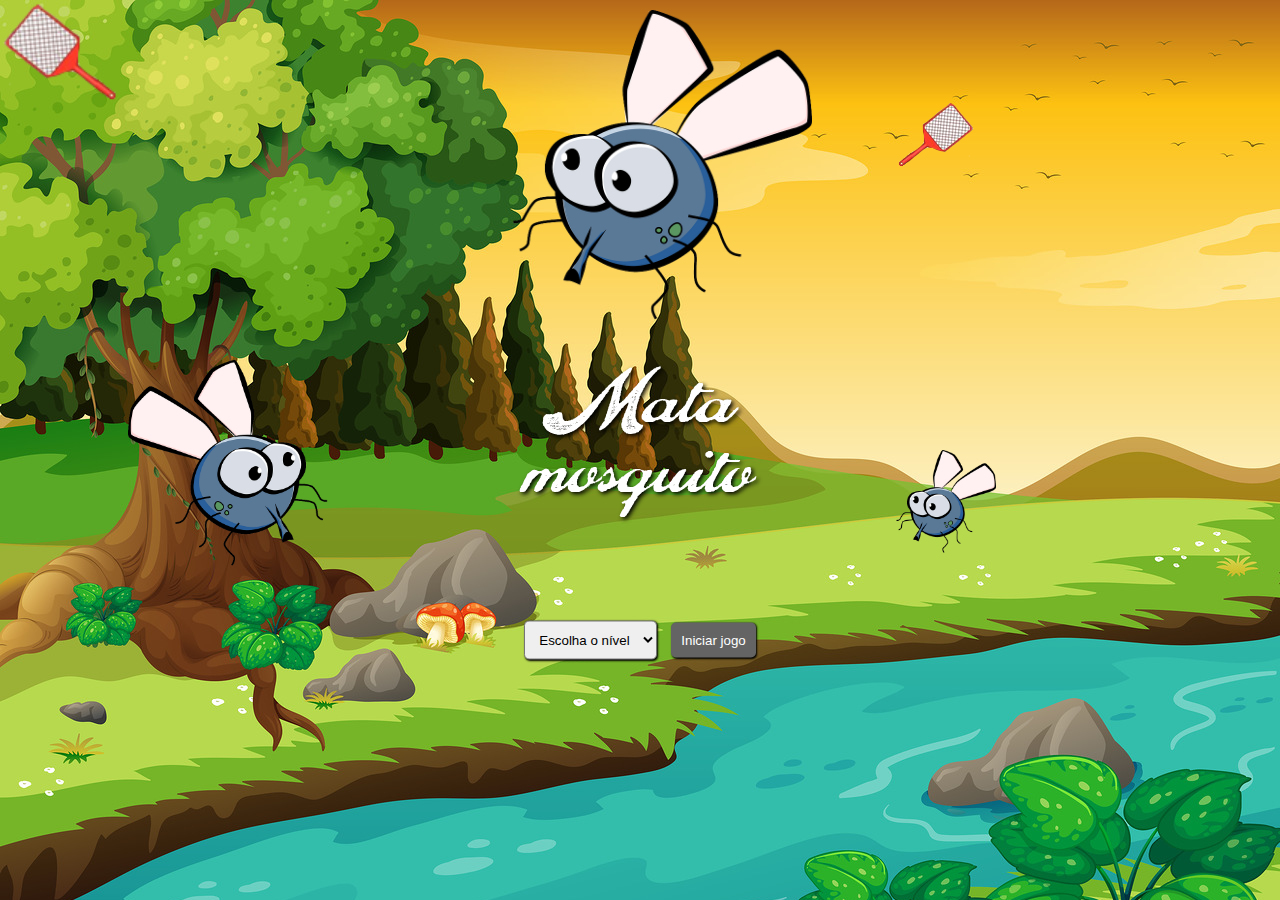
<file: index.html>
<!DOCTYPE html>
<html lang="pt-br">
<head>
    <meta charset="UTF-8">
    <meta name="viewport" content="width=device-width, initial-scale=1.0">
    <link rel="stylesheet" href="style.css">
    <title>Tela inicial</title>
</head>
<img id="cursor" src="imagens/mata_mosca.png">

<body onresize="ajustaTamanho()">
    <img class="mosca1" src="imagens/mosca.png" alt="">
    <img class="mosca2" src="imagens/mosca.png" alt="">
    <img class="mosca3" src="imagens/mosca.png" alt="">
    <img id="raquete" src="imagens/mata_mosca.png" alt="">
    <div id="titulo">
        <p>Mata <br> mosquito</p>
    </div>
    <div id="selecione">
        <select name="nivel" id="nivel" onchange="mudarCor()">
            <option value="0" selected>Escolha o nível</option>
            <option value="2000">Fácil</option>
            <option value="1500">Médio</option>
            <option value="1000">Davi brito</option>
        </select>
        <button onclick="redirecionar()" id="inicio">Iniciar jogo</button>
    </div>

    <script src="codigo.js"></script>

    
</body>
</html>
</file>
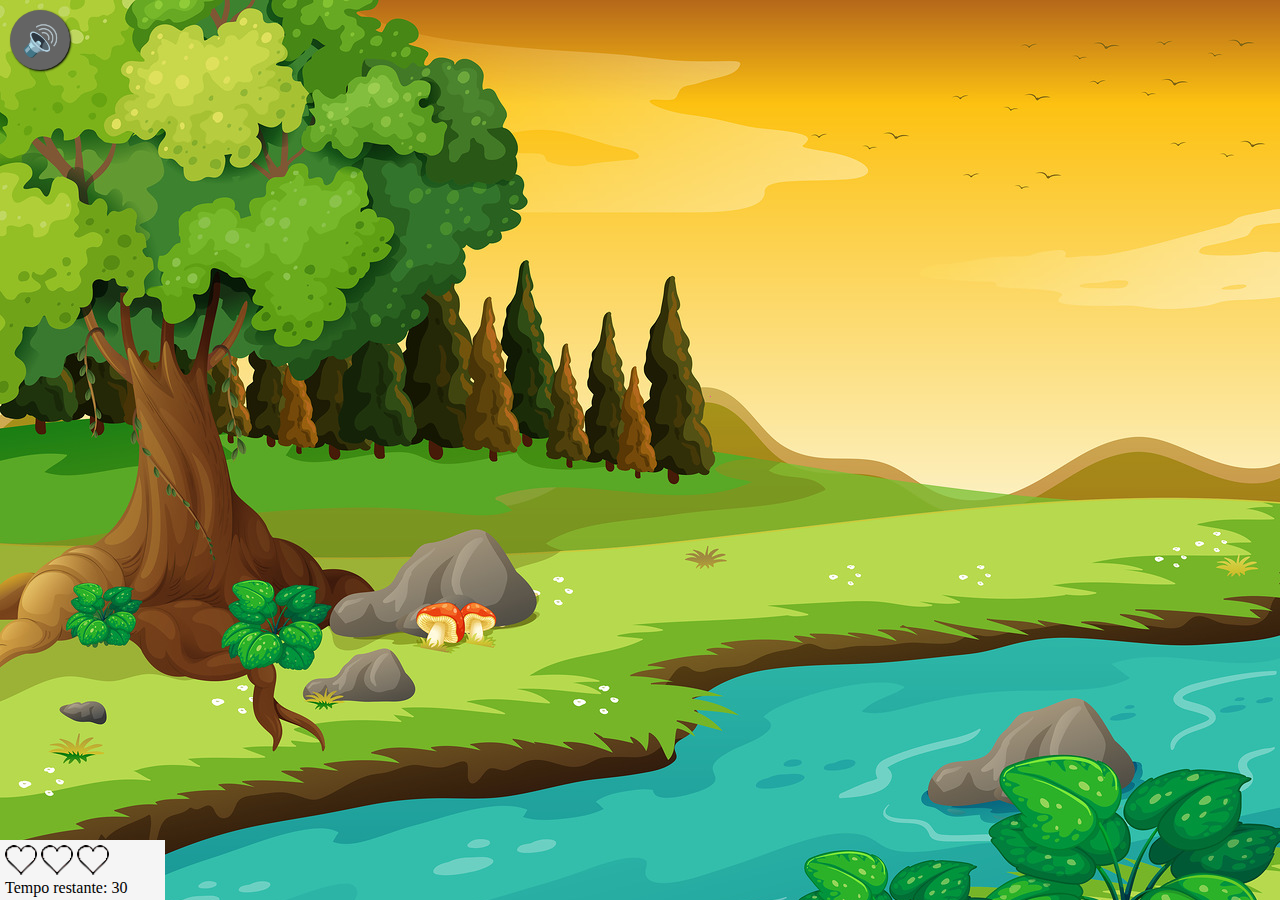
<file: jogo.html>
<!DOCTYPE html>
<html lang="pt-br">
<head>
    <meta charset="UTF-8">
    <meta name="viewport" content="width=device-width, initial-scale=1.0">
    <title>Jogo</title>
    <link rel="stylesheet" href="style.css">
    <script src="codigo.js"></script>
</head>
<body onresize="ajustaTamanho()" style="display: flex;">
    <audio id="audio" loop muted>
    <source src="Sons/você-está-no-canal-simpson-gamer-made-with-Voicemod.mp3" type="audio/mpeg">
    </audio>

    <button id="btnSom" style="font-size: 30px; cursor: pointer;">
        🔊
    </button>
    
    
       <div id="barra">
        <div class="vidas">
        <span id="vida1" class="cheio"></span>
        <span id="vida2" class="cheio"></span>
        <span id="vida3" class="cheio"></span>
        </div>
        <div class="cronometro">
            Tempo restante: <span id="cronometro"></span>
        </div>

        <p></p>
        
       </div>
    <script src="codigo.js"></script>
    
    <script>
        document.getElementById("cronometro").innerHTML = tempo

        setInterval(posicaoRandomica,select)
        posicaoRandomica()
        tocaAutomatico()
        tocaAudio()
        setInterval(cronometro,1000);

        

        
        
    </script>
</body>
</html>
</file>
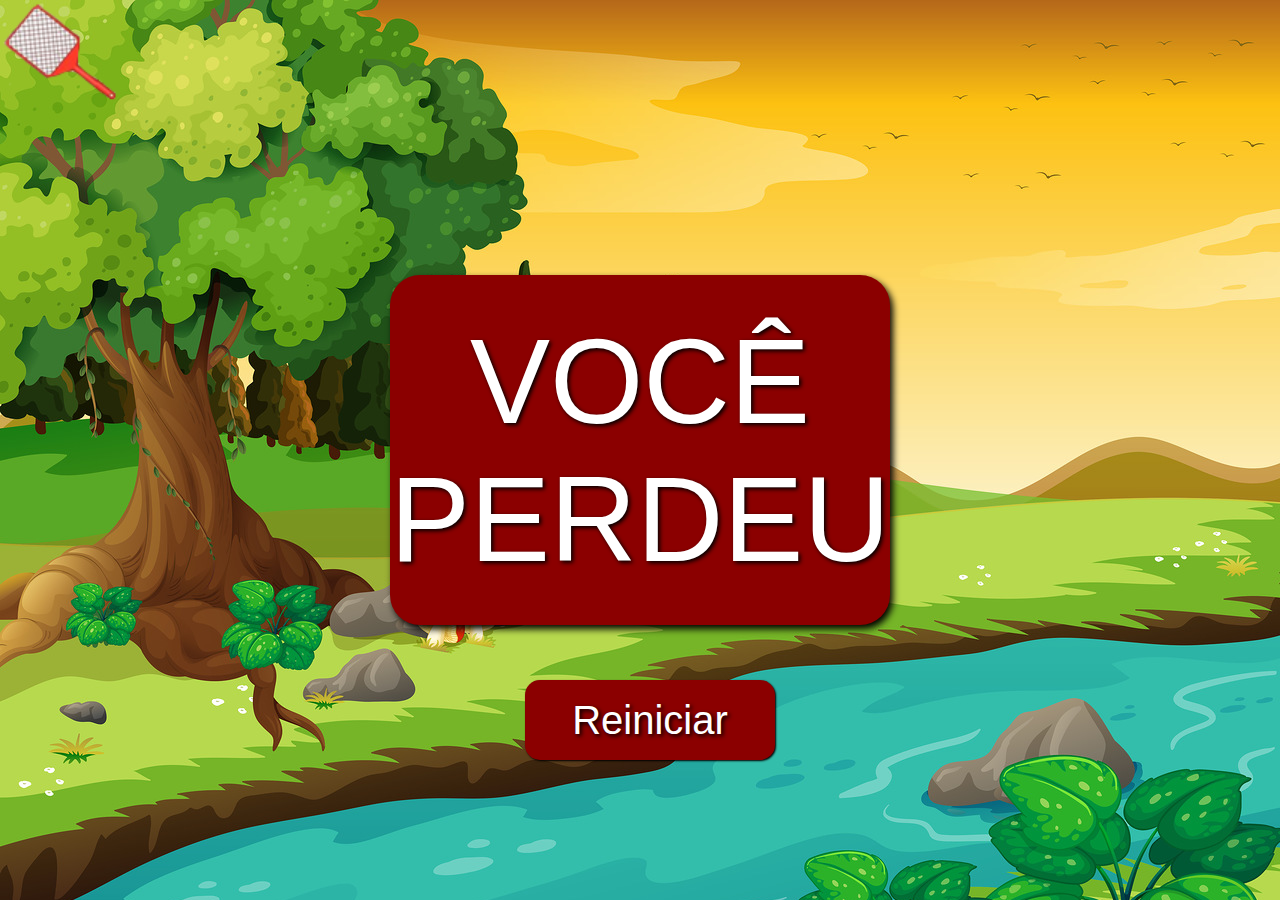
<file: perdeu.html>
<!DOCTYPE html>
<html lang="pt-br">
<head>
    <meta charset="UTF-8">
    <meta name="viewport" content="width=device-width, initial-scale=1.0">
    <title>Jogos</title>
    <link rel="stylesheet" href="style.css">
</head>
<body onresize="ajustaTamanho()">
    <img id="cursor" src="imagens/mata_mosca.png">

    <div class="perdeu vermelho">
        <p>VOCÊ PERDEU</p>

    </div>
    <button id="reiniciar" class="reiniciar vermelho" onclick="reiniciar()">Reiniciar</button>
    <script src="codigo.js">    
    </script>
</body>
</html>
</file>
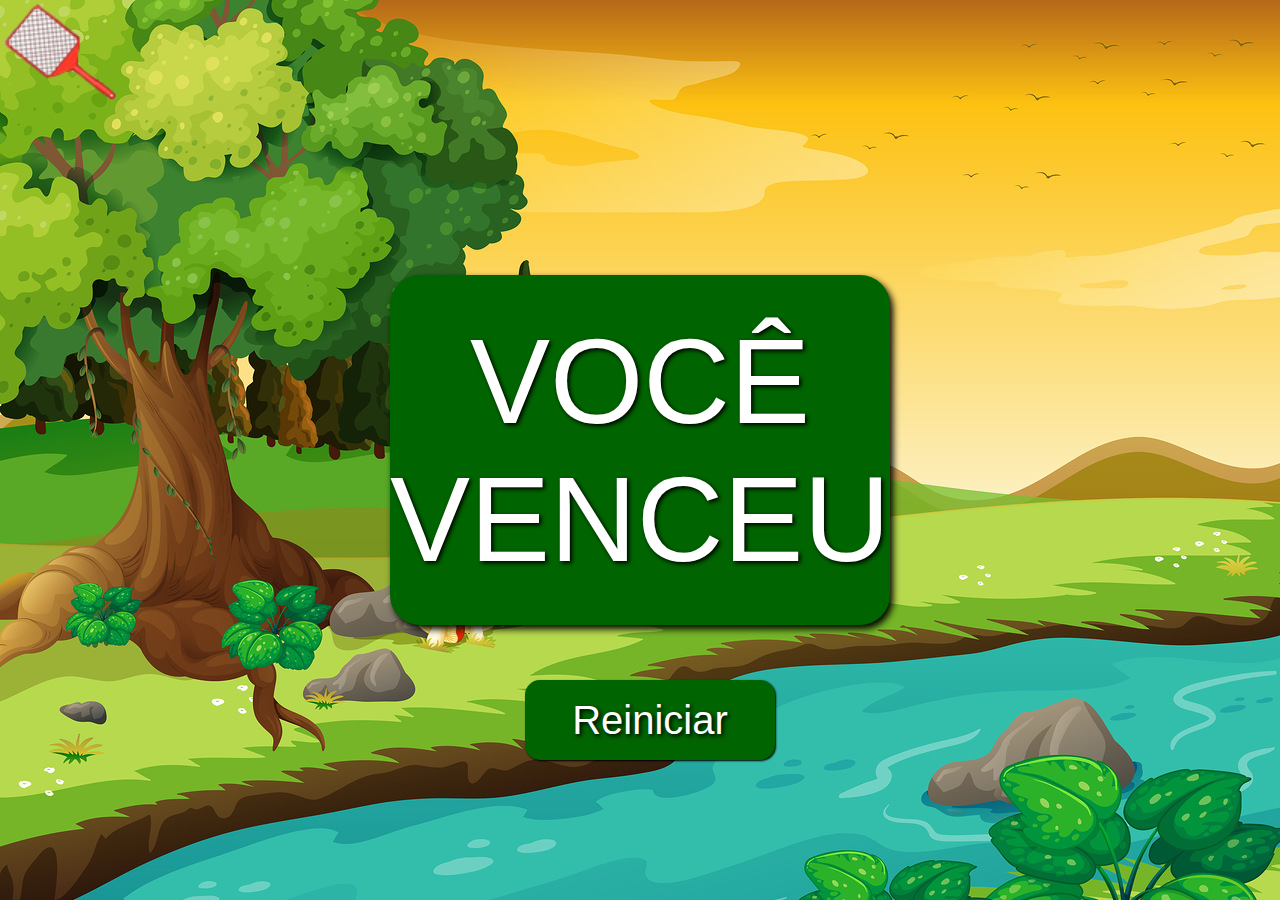
<file: venceu.html>
<!DOCTYPE html>
<html lang="pt-br">
<head>
    <meta charset="UTF-8">
    <meta name="viewport" content="width=device-width, initial-scale=1.0">
    <title>Jogos</title>
    <link rel="stylesheet" href="style.css">
</head>
<body onresize="ajustaTamanho()">
    <img id="cursor" src="imagens/mata_mosca.png">

    <div class="vitoria verde">
        <P>VOCÊ <br> VENCEU</P>

    </div>
    <button class="reiniciar verde" onclick="reiniciar()">Reiniciar</button>
    <script src="codigo.js">
    </script>
</body>
</html>
</file>
<file: style.css>
@charset "UTF-8";
@font-face{
            font-family:'fontes/cali' ; 
            src: url('fontes/CALIFORNIA PERSONAL USE.ttf') format('truetype');
}
#cursor {
    position: fixed;
    width: 120px;
    height: auto;
    pointer-events: none;
    transform-origin: center;
    transition: transform 0.2s;
    z-index: 9999;
}
@media (min-width: 601px) {
    html {
        cursor: url(imagens/mata_mosca.png) 30 30, auto;
    }
}

*{
    padding: 0px;
    margin: 0px;
}
img, p, h1, h2, h3, span {
    user-select: none;
}
body{
    background: url(imagens/bg.jpg) black;
    background-attachment: fixed;
    background-size: cover;
    height: 100vh;
    width: 100vw;
    margin: 0;
    overflow: hidden;
}
/*tela inicial computador*/
#titulo, #selecione{
    position: relative;
    top: 50%;
    left: 50%;
    transform: translate(-50%, -50%);
    text-align: center;
}
#titulo p {
    font-family: 'fontes/cali';
    font-size: 70px;
    color: white;
    text-shadow: 2px 2px 4px black;
    line-height: 1em;

}
.mosca1{
    width: 100px;
    position: absolute;
    top: 50%;
    left: 70%;
}
.mosca2{
    width: 200px;
    position: absolute;
    top: 40%;
    left: 10%;
    transform: scalex(-1);
    
}
.mosca3{
    width: 300px;
    position: absolute;
    top: 10px;
    left: 40%;
}
.ladob{    
    transform: scalex(-1);
}
.ladoa{
    transform: scalex(1);
}
#raquete{
    position: absolute;
    transform: scalex(-1);
    top: 100px;
    left: 70%;
}
#selecione{
    margin-top: 50px;
}
select{
    padding: 10px;
    border-radius: 5px;
    box-shadow: black 1px 1px 2px;
}
button {
    margin-left: 10px;
    padding: 10px;
    border-radius: 5px;
    background-color: rgb(100, 100, 100);
    border: none;
    color: white;
    box-shadow: black 1px 1px 2px;
    
}


/*Página do jogo*/




#barra {
    background: whitesmoke;
    width: 155px;
    height: 50px;
    padding: 5px;
    gap: 5px;
    align-self: self-end;

}
.vidas{
    float: left;
}
.vidas span {
    width: 32px;
    height: 30px;
    display: inline-block;
    background-size: cover;
    
}

.cronometro{
    float: left;
}
.cheio {
    background-image: url('imagens/coracao_cheio.png');
}
.vazio {
    background-image: url('imagens/coracao_vazio.png');
}
#teste{
    position: absolute;
    width: 100px;
    height: 100px;
}

#btnSom{
    position: absolute;
    top: 10px;
    height: 60px;
    width: 60px;
    border-radius: 50%;
}

/*TELA DE DERROTA*/

.vermelho{
    background: darkred;
}

.reiniciar {
    position: absolute;
    top: calc(50% + 230px);
    left: 50%;
    transform: translateX(-50%);
    width: 250px;
    height: 80px;
    font-size: 35px;
    border-radius: 15px;
    font-size: 40px;
    text-shadow: 2px 2px 4px black;
    font-family: Impact, Haettenschweiler, 'Arial Narrow Bold', sans-serif;
}
.reiniciar:hover{
    height: 85px;
    width: 260px;
    font-size: 45px;
    background-color: rgb(163, 163, 163);
}

.perdeu, .vitoria {
    position: absolute;
    top: 50%;
    left: 50%;
    transform: translate(-50%, -50%);
    width: 500px;
    height: 350px;
    border-radius: 30px;
    display: flex;
    justify-content: center;
    align-items: center;
    box-shadow: 3px 4px 7px black;
    text-shadow: 2px 2px 4px black;
    font-family: Impact, Haettenschweiler, 'Arial Narrow Bold', sans-serif;
    font-size: 100px;
    color: white;
    text-align: center;
}

.perdeu p, .vitoria p {
    font-size: 120px;
}

.verde{
    background: darkgreen;
}

/*Tela inicial(celular)*/
@media screen and (max-width: 600px) {

    body {
        overflow: hidden;
    }

    /* TELA DO JOGO */
    #barra {
        width: 90%;
        height: 60px;
        padding: 5px;
        margin: 0 auto;
    }

    .vidas span {
        width: 28px;
        height: 26px;
        background-size: contain;
    }

    /* MOSQUITOS */
    .mosca1 { width: 60px; }
    .mosca2 { width: 80px; }
    .mosca3 { width: 100px; }

    /* TELA DE PERDEU E VITÓRIA */
    .perdeu, .vitoria {
        width: 85%;
        height: 260px;
        border-radius: 15px;
        text-shadow: 2px 2px 4px black;
        font-family: Impact, Haettenschweiler, 'Arial Narrow Bold', sans-serif;
    }

    .perdeu p, .vitoria p {
        font-size: 60px;
    }

    .reiniciar {
        width: 180px;
        height: 65px;
        top: calc(50% + 150px);
        font-size: 28px;
    }
}
</file>
